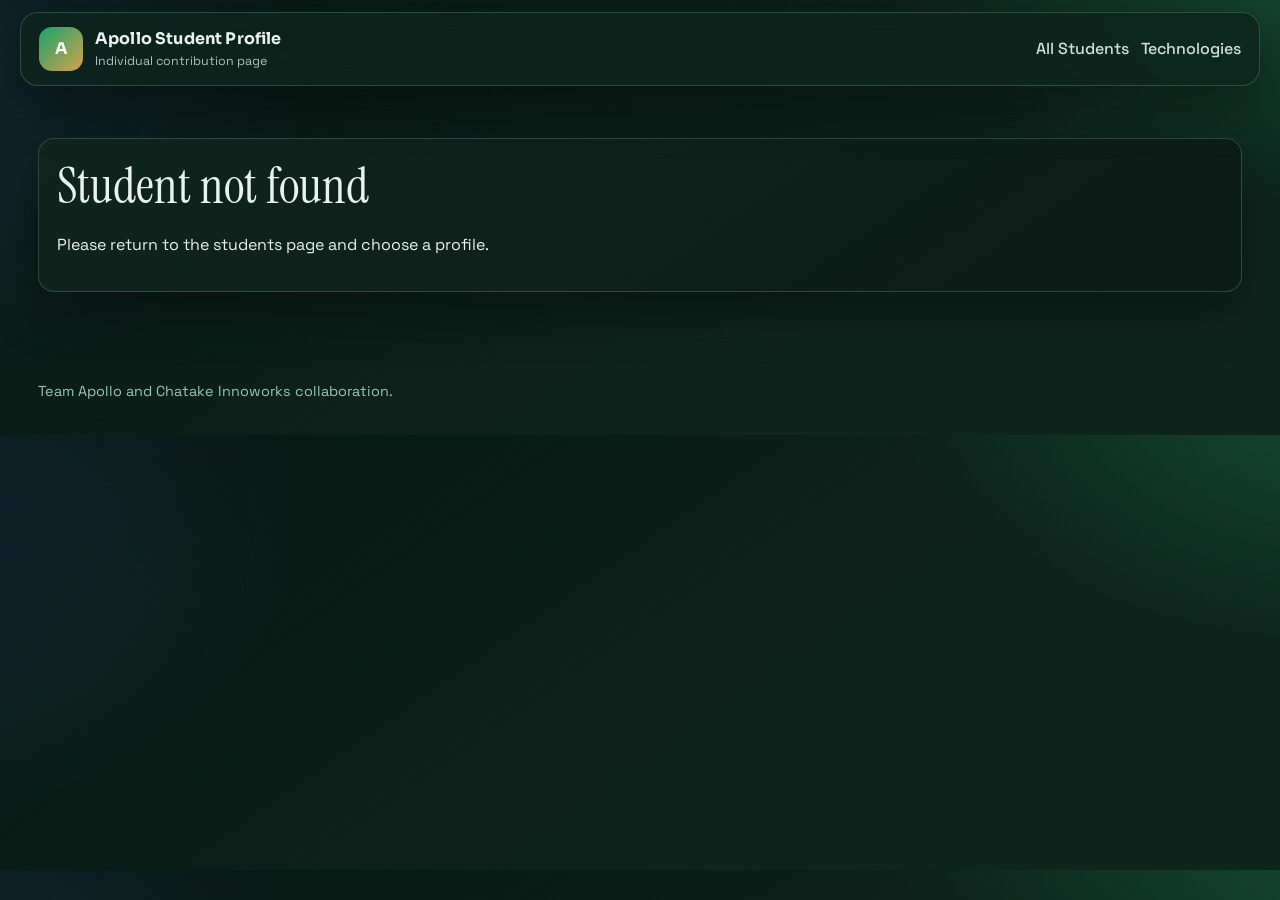
<file: student.html>
<!DOCTYPE html>
<html lang="en">
<head>
  <meta charset="UTF-8">
  <meta name="viewport" content="width=device-width, initial-scale=1.0">
  <meta name="description" content="Individual Team Apollo contributor profile for Apollo Krishi Rakshak.">
  <title>Student Profile | Apollo Krishi Rakshak</title>
  <link rel="icon" type="image/svg+xml" href="assets/favicon.svg">
  <link rel="preconnect" href="https://fonts.googleapis.com">
  <link rel="preconnect" href="https://fonts.gstatic.com" crossorigin>
  <link href="https://fonts.googleapis.com/css2?family=Space+Grotesk:wght@400;500;700&family=Instrument+Serif:ital@0;1&family=Sora:wght@500;700&display=swap" rel="stylesheet">
  <link rel="stylesheet" href="css/style.css">
</head>
<body>
  <header class="site-header compact">
    <a class="brand" href="index.html">
      <span class="brand-mark">A</span>
      <div><strong>Apollo Student Profile</strong><small>Individual contribution page</small></div>
    </a>
    <nav>
      <a href="students.html">All Students</a>
      <a href="technologies.html">Technologies</a>
    </nav>
  </header>

  <main class="section reveal">
    <article id="student-profile" class="panel"></article>
  </main>

  <footer class="site-footer">
    <p>Team Apollo and Chatake Innoworks collaboration.</p>
  </footer>

  <script src="js/data.js"></script>
  <script src="js/main.js"></script>
</body>
</html>
</file>
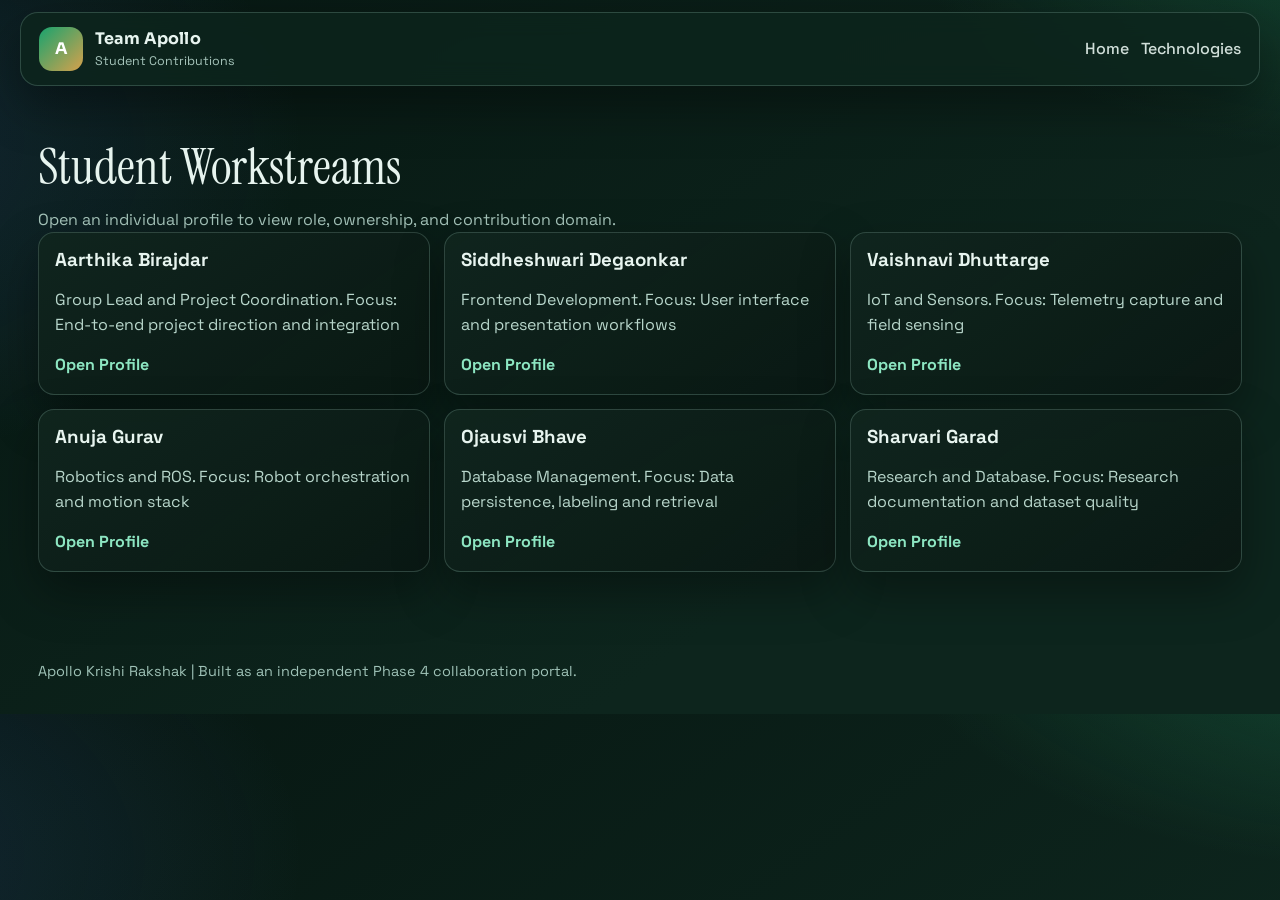
<file: students.html>
<!DOCTYPE html>
<html lang="en">
<head>
  <meta charset="UTF-8">
  <meta name="viewport" content="width=device-width, initial-scale=1.0">
  <meta name="description" content="Team Apollo student contribution matrix for Apollo Krishi Rakshak.">
  <title>Team Apollo Students | Apollo Krishi Rakshak</title>
  <link rel="icon" type="image/svg+xml" href="assets/favicon.svg">
  <link rel="preconnect" href="https://fonts.googleapis.com">
  <link rel="preconnect" href="https://fonts.gstatic.com" crossorigin>
  <link href="https://fonts.googleapis.com/css2?family=Space+Grotesk:wght@400;500;700&family=Instrument+Serif:ital@0;1&family=Sora:wght@500;700&display=swap" rel="stylesheet">
  <link rel="stylesheet" href="css/style.css">
</head>
<body>
  <header class="site-header compact">
    <a class="brand" href="index.html">
      <span class="brand-mark">A</span>
      <div><strong>Team Apollo</strong><small>Student Contributions</small></div>
    </a>
    <nav>
      <a href="index.html">Home</a>
      <a href="technologies.html">Technologies</a>
    </nav>
  </header>

  <main class="section reveal">
    <div class="section-head">
      <h1>Student Workstreams</h1>
      <p>Open an individual profile to view role, ownership, and contribution domain.</p>
    </div>
    <section id="students-grid" class="cards three"></section>
  </main>

  <footer class="site-footer">
    <p>Apollo Krishi Rakshak | Built as an independent Phase 4 collaboration portal.</p>
  </footer>

  <script src="js/data.js"></script>
  <script src="js/main.js"></script>
</body>
</html>
</file>
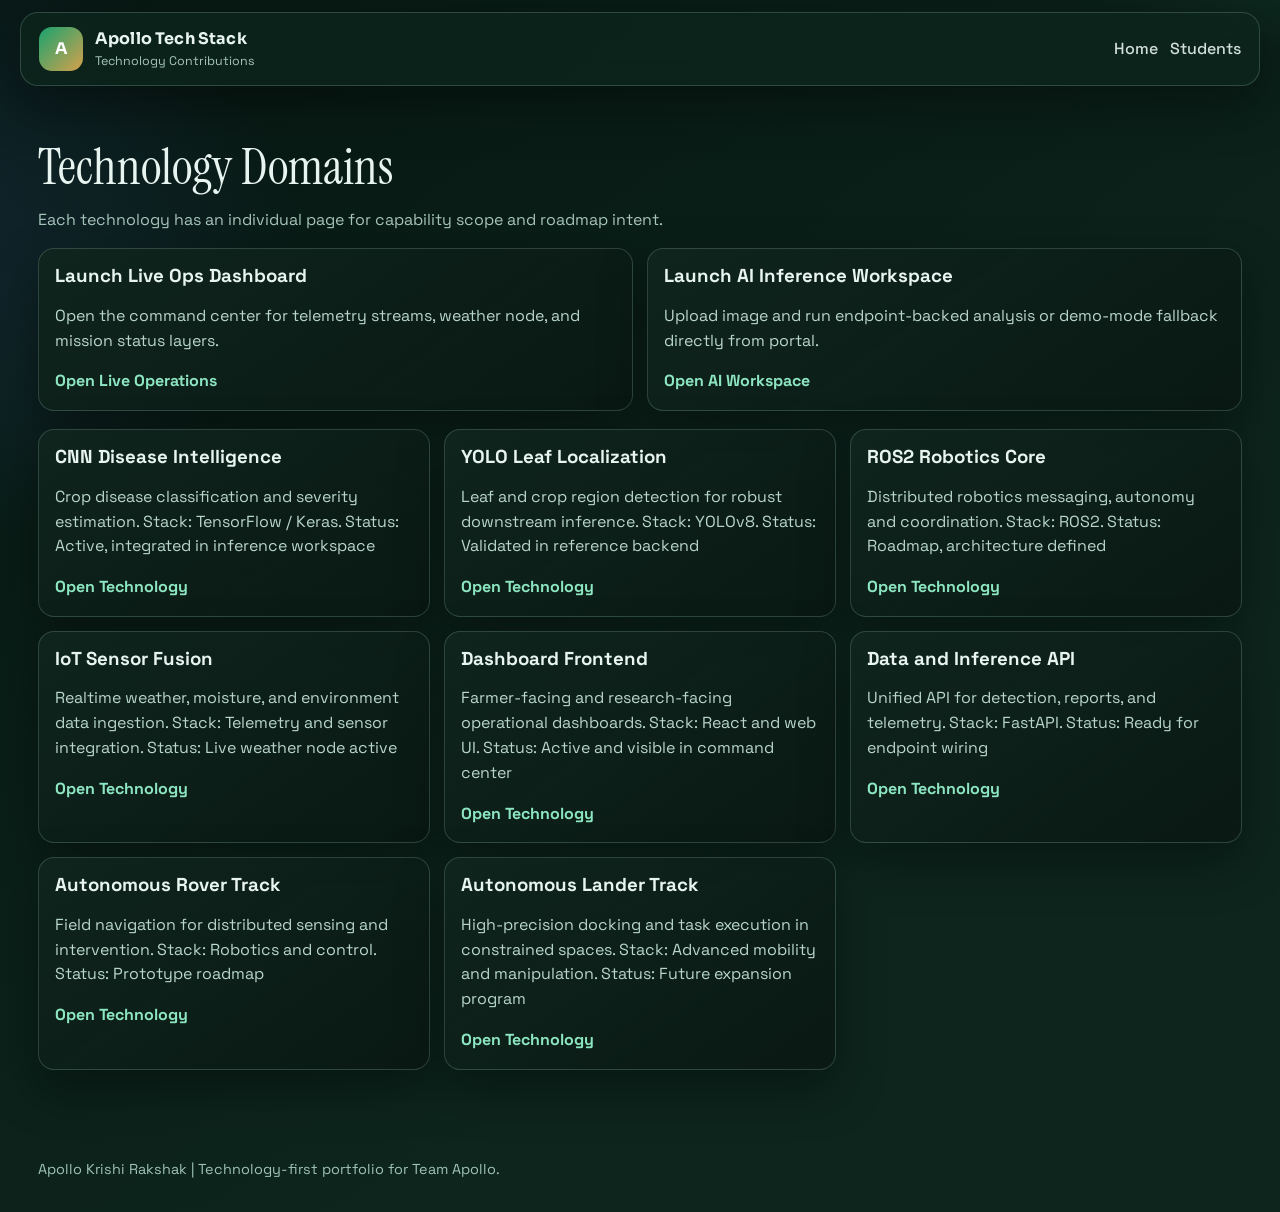
<file: technologies.html>
<!DOCTYPE html>
<html lang="en">
<head>
  <meta charset="UTF-8">
  <meta name="viewport" content="width=device-width, initial-scale=1.0">
  <meta name="description" content="Apollo Krishi Rakshak technology launchpad with live module pathways and architecture tracks.">
  <title>Technology Streams | Apollo Krishi Rakshak</title>
  <link rel="icon" type="image/svg+xml" href="assets/favicon.svg">
  <link rel="preconnect" href="https://fonts.googleapis.com">
  <link rel="preconnect" href="https://fonts.gstatic.com" crossorigin>
  <link href="https://fonts.googleapis.com/css2?family=Space+Grotesk:wght@400;500;700&family=Instrument+Serif:ital@0;1&family=Sora:wght@500;700&display=swap" rel="stylesheet">
  <link rel="stylesheet" href="css/style.css">
</head>
<body>
  <header class="site-header compact">
    <a class="brand" href="index.html">
      <span class="brand-mark">A</span>
      <div><strong>Apollo Tech Stack</strong><small>Technology Contributions</small></div>
    </a>
    <nav>
      <a href="index.html">Home</a>
      <a href="students.html">Students</a>
    </nav>
  </header>

  <main class="section reveal">
    <div class="section-head">
      <h1>Technology Domains</h1>
      <p>Each technology has an individual page for capability scope and roadmap intent.</p>
    </div>
    <section class="cards two" style="margin: 16px 0 18px;">
      <article class="card">
        <h3>Launch Live Ops Dashboard</h3>
        <p>Open the command center for telemetry streams, weather node, and mission status layers.</p>
        <a href="index.html#ops">Open Live Operations</a>
      </article>
      <article class="card">
        <h3>Launch AI Inference Workspace</h3>
        <p>Upload image and run endpoint-backed analysis or demo-mode fallback directly from portal.</p>
        <a href="index.html#inference">Open AI Workspace</a>
      </article>
    </section>
    <section id="technologies-grid" class="cards three"></section>
  </main>

  <footer class="site-footer">
    <p>Apollo Krishi Rakshak | Technology-first portfolio for Team Apollo.</p>
  </footer>

  <script src="js/data.js"></script>
  <script src="js/main.js"></script>
</body>
</html>
</file>
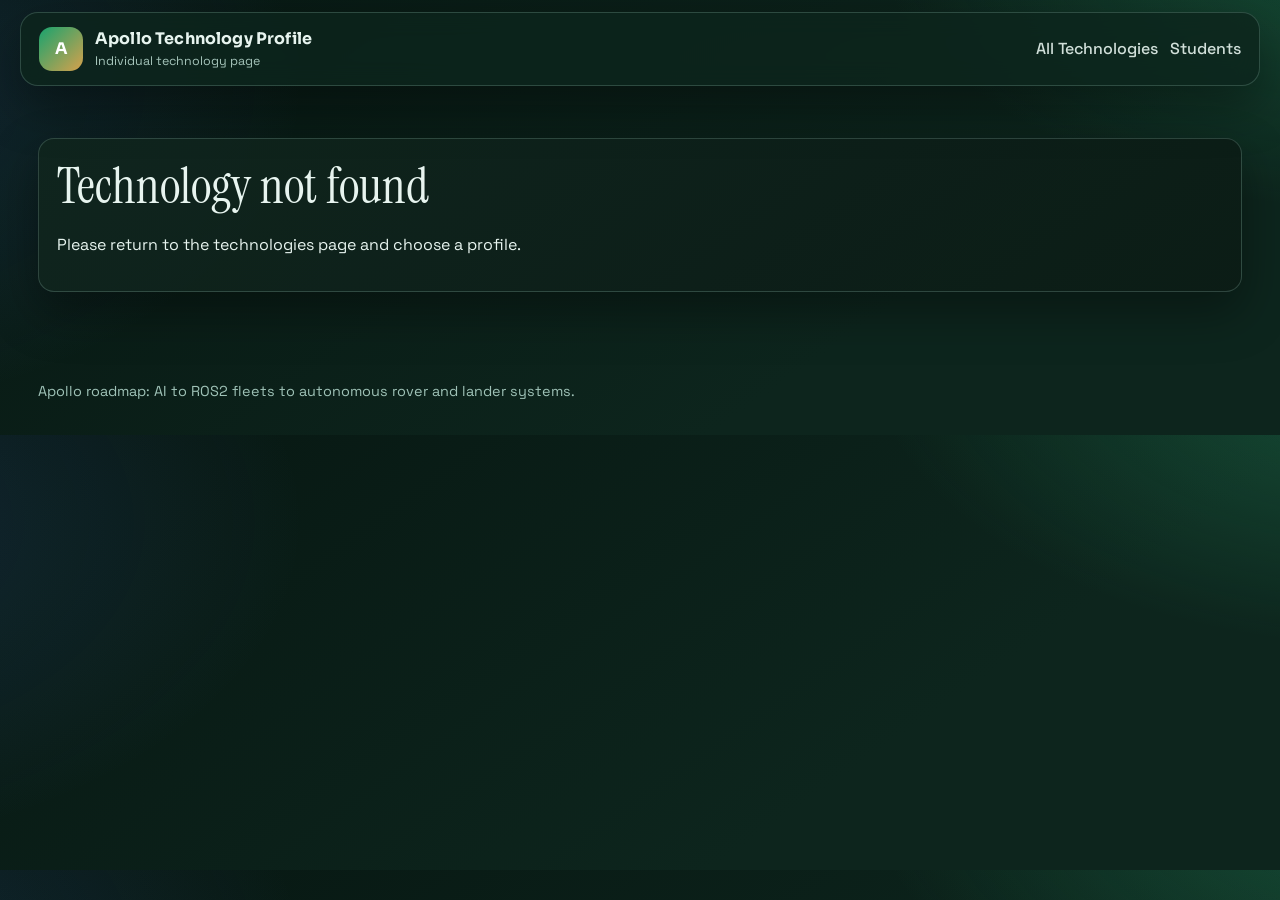
<file: technology.html>
<!DOCTYPE html>
<html lang="en">
<head>
  <meta charset="UTF-8">
  <meta name="viewport" content="width=device-width, initial-scale=1.0">
  <meta name="description" content="Individual Apollo Krishi Rakshak technology profile with live status and roadmap details.">
  <title>Technology Profile | Apollo Krishi Rakshak</title>
  <link rel="icon" type="image/svg+xml" href="assets/favicon.svg">
  <link rel="preconnect" href="https://fonts.googleapis.com">
  <link rel="preconnect" href="https://fonts.gstatic.com" crossorigin>
  <link href="https://fonts.googleapis.com/css2?family=Space+Grotesk:wght@400;500;700&family=Instrument+Serif:ital@0;1&family=Sora:wght@500;700&display=swap" rel="stylesheet">
  <link rel="stylesheet" href="css/style.css">
</head>
<body>
  <header class="site-header compact">
    <a class="brand" href="index.html">
      <span class="brand-mark">A</span>
      <div><strong>Apollo Technology Profile</strong><small>Individual technology page</small></div>
    </a>
    <nav>
      <a href="technologies.html">All Technologies</a>
      <a href="students.html">Students</a>
    </nav>
  </header>

  <main class="section reveal">
    <article id="technology-profile" class="panel"></article>
  </main>

  <footer class="site-footer">
    <p>Apollo roadmap: AI to ROS2 fleets to autonomous rover and lander systems.</p>
  </footer>

  <script src="js/data.js"></script>
  <script src="js/main.js"></script>
</body>
</html>
</file>
<file: css/style.css>
:root {
  --bg: #071712;
  --bg-2: #0d251d;
  --ink: #e7f4ef;
  --muted: #a6c5bb;
  --brand: #18a36e;
  --brand-2: #0f6c4a;
  --accent: #d6a14c;
  --panel: #0f221b;
  --panel-2: #132a22;
  --line: rgba(182, 230, 213, 0.2);
  --shadow: 0 20px 48px rgba(0, 0, 0, 0.35);
  --error: #ff6b6b;
  --ok: #41d992;
}

* {
  box-sizing: border-box;
}

html,
body {
  margin: 0;
  padding: 0;
}

body {
  color: var(--ink);
  font-family: "Space Grotesk", "Segoe UI", sans-serif;
  line-height: 1.55;
  background:
    radial-gradient(900px 500px at 110% -20%, rgba(41, 168, 111, 0.35), transparent 60%),
    radial-gradient(1000px 600px at -20% 20%, rgba(74, 114, 214, 0.2), transparent 56%),
    linear-gradient(145deg, var(--bg) 0%, var(--bg-2) 70%);
}

.bg-blobs span {
  position: fixed;
  z-index: -1;
  filter: blur(6px);
  opacity: 0.22;
  border-radius: 999px;
}

.bg-blobs span:nth-child(1) {
  width: 360px;
  height: 360px;
  top: -120px;
  right: -100px;
  background: linear-gradient(135deg, #2ba777, #ffbb61);
}

.bg-blobs span:nth-child(2) {
  width: 260px;
  height: 260px;
  left: -100px;
  top: 42%;
  background: linear-gradient(135deg, #2f70d7, #18a36e);
}

.bg-blobs span:nth-child(3) {
  width: 220px;
  height: 220px;
  right: 10%;
  bottom: -100px;
  background: linear-gradient(135deg, #ffc067, #8db0ff);
}

.site-header {
  position: sticky;
  top: 12px;
  z-index: 30;
  max-width: 1240px;
  margin: 12px auto 0;
  padding: 14px 18px;
  border-radius: 18px;
  border: 1px solid var(--line);
  background: rgba(13, 37, 29, 0.82);
  box-shadow: var(--shadow);
  backdrop-filter: blur(12px);
  display: flex;
  align-items: center;
  justify-content: space-between;
  gap: 16px;
}

.site-header.compact {
  position: relative;
  top: 0;
}

.brand {
  text-decoration: none;
  color: inherit;
  display: flex;
  align-items: center;
  gap: 12px;
}

.brand-mark {
  width: 44px;
  height: 44px;
  border-radius: 13px;
  display: grid;
  place-items: center;
  font-family: "Sora", sans-serif;
  font-weight: 700;
  color: #fff;
  background: linear-gradient(135deg, var(--brand), var(--accent));
}

.brand strong {
  font-family: "Sora", sans-serif;
  letter-spacing: 0.01em;
}

.brand small {
  display: block;
  color: var(--muted);
  font-size: 0.78rem;
}

nav {
  display: flex;
  align-items: center;
  flex-wrap: wrap;
  gap: 12px;
}

nav a {
  text-decoration: none;
  color: var(--ink);
  font-weight: 500;
  opacity: 0.9;
}

nav a:hover {
  opacity: 1;
  color: #bdeed9;
}

main {
  max-width: 1240px;
  margin: 0 auto;
  padding: 22px 18px 56px;
}

.section {
  margin-top: 30px;
}

.eyebrow {
  font-size: 0.78rem;
  letter-spacing: 0.11em;
  text-transform: uppercase;
  margin-bottom: 10px;
  color: #86d8b5;
}

h1,
h2,
h3 {
  line-height: 1.2;
  margin: 0 0 10px;
}

h1,
h2 {
  font-family: "Instrument Serif", Georgia, serif;
  font-weight: 400;
}

h1 {
  font-size: clamp(1.9rem, 4vw, 3.1rem);
}

h2 {
  font-size: clamp(1.55rem, 3vw, 2.25rem);
}

.hero {
  border: 1px solid var(--line);
  border-radius: 26px;
  padding: 30px;
  background: linear-gradient(145deg, rgba(24, 54, 43, 0.9), rgba(11, 28, 22, 0.88));
  box-shadow: var(--shadow);
}

.hero p {
  max-width: 860px;
  color: #cbe4db;
}

.hero-actions {
  display: flex;
  flex-wrap: wrap;
  gap: 12px;
  margin-top: 14px;
}

.btn {
  border: none;
  cursor: pointer;
  text-decoration: none;
  display: inline-flex;
  align-items: center;
  justify-content: center;
  padding: 10px 16px;
  border-radius: 12px;
  font-weight: 700;
  font-family: "Sora", sans-serif;
  font-size: 0.9rem;
  background: linear-gradient(135deg, var(--brand), #2fc486);
  color: #052116;
}

.btn:hover {
  transform: translateY(-1px);
}

.btn-sm {
  padding: 8px 12px;
  font-size: 0.8rem;
}

.btn-ghost {
  background: transparent;
  color: var(--ink);
  border: 1px solid var(--line);
}

.metrics {
  margin-top: 18px;
  display: grid;
  gap: 12px;
}

.hero-metrics {
  grid-template-columns: repeat(4, minmax(0, 1fr));
}

.metrics article {
  border: 1px solid var(--line);
  background: rgba(17, 40, 32, 0.9);
  border-radius: 14px;
  padding: 12px;
}

.metrics strong {
  display: block;
  font-family: "Sora", sans-serif;
  font-size: 1.3rem;
  margin-bottom: 4px;
  color: #aef3d2;
}

.section-head p {
  margin: 0;
  color: var(--muted);
}

.panel {
  border: 1px solid var(--line);
  border-radius: 16px;
  padding: 18px;
  background: linear-gradient(145deg, rgba(16, 37, 30, 0.97), rgba(12, 28, 22, 0.94));
  box-shadow: var(--shadow);
}

.panel-head {
  display: flex;
  align-items: center;
  justify-content: space-between;
  gap: 12px;
  margin-bottom: 10px;
}

.pill {
  border-radius: 999px;
  border: 1px solid var(--line);
  padding: 4px 10px;
  font-size: 0.73rem;
  text-transform: uppercase;
  letter-spacing: 0.08em;
  color: #d7e6e0;
}

.pill.online {
  color: #042617;
  border-color: transparent;
  background: linear-gradient(135deg, #45e09a, #b9f3d7);
}

.pill.weather {
  color: #092035;
  border-color: transparent;
  background: linear-gradient(135deg, #7ec5ff, #c0dcff);
}

.ops-grid {
  display: grid;
  gap: 14px;
  grid-template-columns: repeat(12, minmax(0, 1fr));
}

.telemetry-panel {
  grid-column: span 8;
}

.status-panel {
  grid-column: span 4;
}

.weather-panel {
  grid-column: span 12;
}

.inference-grid .panel:first-child {
  grid-column: span 5;
}

.inference-grid .panel:last-child {
  grid-column: span 7;
}

.status-grid {
  display: grid;
  grid-template-columns: 1fr;
  gap: 8px;
}

.status-item {
  padding: 10px;
  border-radius: 12px;
  border: 1px solid var(--line);
  background: rgba(19, 44, 35, 0.82);
  display: flex;
  align-items: center;
  justify-content: space-between;
}

.status-item strong {
  font-size: 0.92rem;
}

.status-dot {
  width: 9px;
  height: 9px;
  border-radius: 999px;
}

.status-dot.ok {
  background: var(--ok);
}

.status-dot.warn {
  background: var(--accent);
}

.status-dot.error {
  background: var(--error);
}

.weather-values {
  display: grid;
  gap: 10px;
  grid-template-columns: repeat(3, minmax(0, 1fr));
}

.weather-values div {
  border: 1px solid var(--line);
  border-radius: 12px;
  padding: 11px;
  background: rgba(20, 44, 60, 0.38);
}

.weather-values span {
  display: block;
  font-size: 0.8rem;
  color: #bad4ea;
}

.weather-values strong {
  font-size: 1.07rem;
}

.field-label {
  display: block;
  margin: 10px 0 6px;
  color: var(--muted);
  font-size: 0.84rem;
}

.text-input {
  width: 100%;
  border-radius: 10px;
  border: 1px solid var(--line);
  background: rgba(5, 19, 15, 0.7);
  color: var(--ink);
  padding: 11px;
  outline: none;
}

.text-input:focus {
  border-color: #65cda1;
}

.upload-box {
  display: block;
  margin-top: 14px;
  border: 1px dashed #5cae8c;
  border-radius: 12px;
  text-align: center;
  padding: 14px;
  color: #bdeed9;
  cursor: pointer;
}

.upload-box input {
  display: none;
}

.preview-wrap {
  min-height: 220px;
  border-radius: 12px;
  border: 1px solid var(--line);
  background: rgba(4, 14, 11, 0.8);
  display: grid;
  place-items: center;
  margin-bottom: 12px;
  overflow: hidden;
}

.preview-wrap img {
  width: 100%;
  height: 100%;
  object-fit: cover;
}

#previewPlaceholder {
  color: #7ea79a;
  font-size: 0.92rem;
}

.result-console {
  border-radius: 12px;
  border: 1px solid var(--line);
  background: #081a14;
  padding: 12px;
  color: #d8efe7;
  min-height: 130px;
  font-size: 0.9rem;
  white-space: pre-wrap;
}

.cards {
  display: grid;
  gap: 14px;
}

.cards.two {
  grid-template-columns: repeat(2, minmax(0, 1fr));
}

.cards.three {
  grid-template-columns: repeat(3, minmax(0, 1fr));
}

.card {
  border: 1px solid var(--line);
  border-radius: 16px;
  background: linear-gradient(145deg, rgba(16, 37, 30, 0.96), rgba(10, 24, 19, 0.92));
  padding: 16px;
  box-shadow: var(--shadow);
}

.card p {
  color: #b8d6cb;
}

.card a {
  color: #8de6c2;
  text-decoration: none;
  font-weight: 700;
}

.card a:hover {
  color: #c2ffe4;
}

.roadmap {
  display: grid;
  gap: 12px;
  grid-template-columns: repeat(3, minmax(0, 1fr));
}

.roadmap article {
  border-radius: 12px;
  border: 1px solid rgba(214, 161, 76, 0.4);
  background: rgba(33, 31, 19, 0.55);
  padding: 12px;
}

.profile-actions {
  margin-top: 14px;
  display: flex;
  flex-wrap: wrap;
  gap: 12px;
}

.muted-note {
  margin: 8px 0 0;
  color: var(--muted);
  font-size: 0.82rem;
}

.site-footer {
  max-width: 1240px;
  margin: 32px auto;
  padding: 0 18px;
  color: #9fc2b7;
  font-size: 0.9rem;
}

.reveal {
  opacity: 0;
  transform: translateY(14px);
}

.reveal.visible {
  animation: rise 0.6s ease forwards;
}

@keyframes rise {
  from {
    opacity: 0;
    transform: translateY(14px);
  }

  to {
    opacity: 1;
    transform: translateY(0);
  }
}

@media (max-width: 980px) {
  .hero-metrics,
  .cards.two,
  .cards.three,
  .roadmap,
  .weather-values {
    grid-template-columns: 1fr;
  }

  .telemetry-panel,
  .status-panel,
  .weather-panel,
  .inference-grid .panel:first-child,
  .inference-grid .panel:last-child {
    grid-column: span 12;
  }

  .site-header {
    position: relative;
    top: 0;
    flex-direction: column;
    align-items: flex-start;
  }
}
</file>
